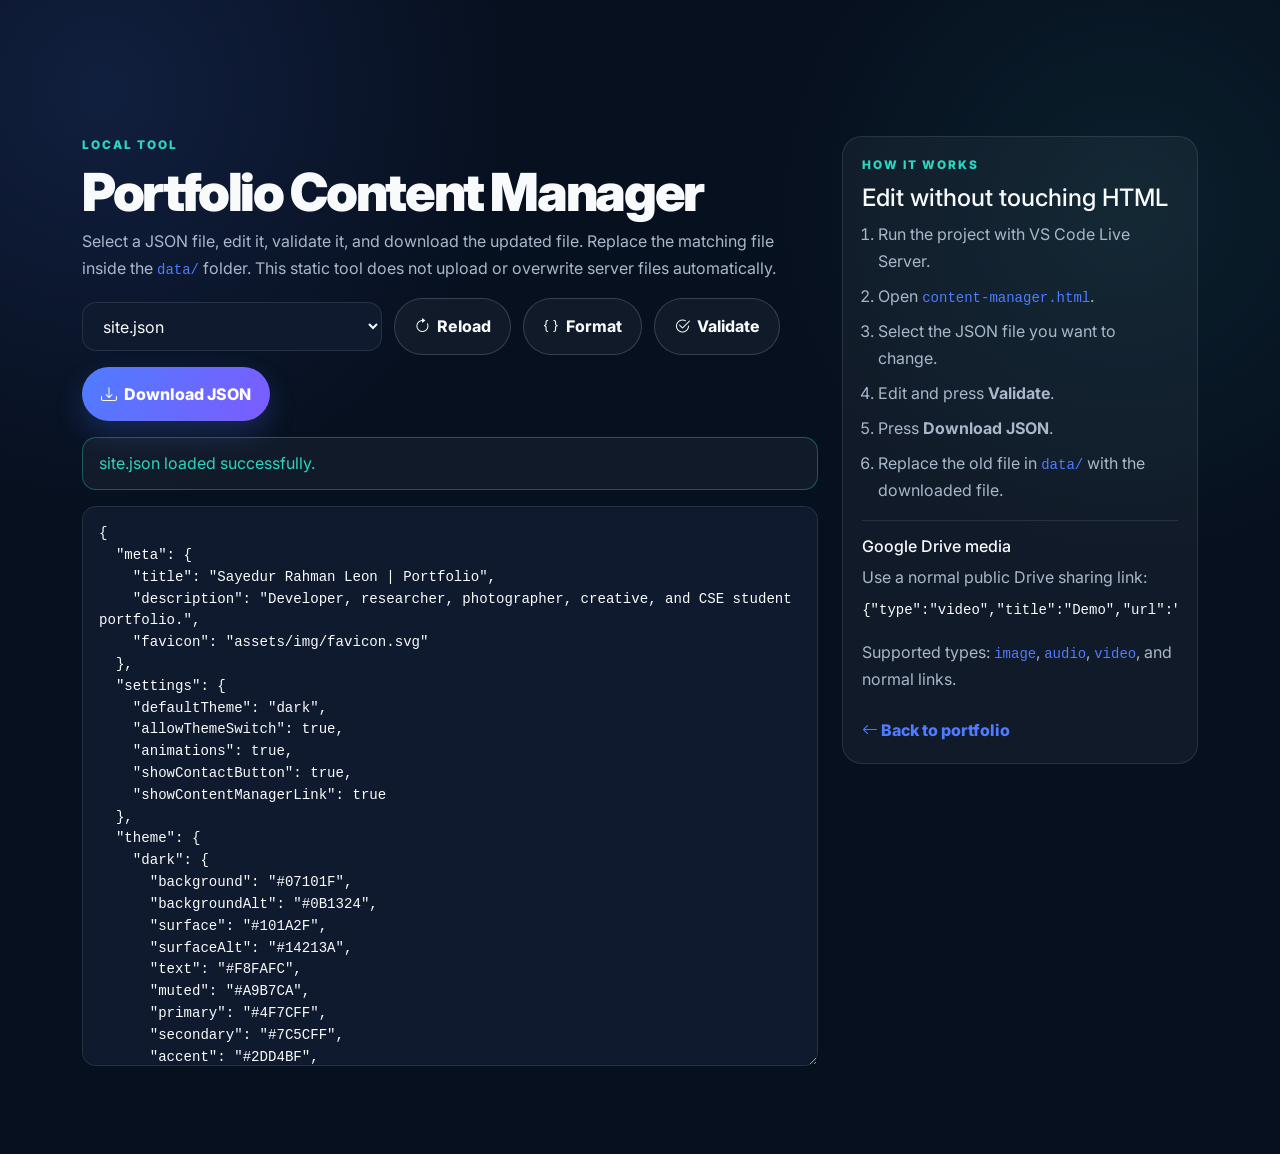
<file: content-manager.html>
<!doctype html>
<html lang="en">
<head>
  <meta charset="utf-8">
  <meta name="viewport" content="width=device-width, initial-scale=1">
  <meta name="description" content="Local JSON content manager for the portfolio.">
  <meta name="theme-color" content="#0b1324">
  <title>Portfolio Content Manager</title>
  <link rel="icon" href="assets/img/favicon.svg" type="image/svg+xml">
  <link rel="preconnect" href="https://fonts.googleapis.com">
  <link rel="preconnect" href="https://fonts.gstatic.com" crossorigin>
  <link href="https://fonts.googleapis.com/css2?family=Inter:wght@400;500;600;700;800;900&display=swap" rel="stylesheet">
  <link href="https://cdn.jsdelivr.net/npm/bootstrap@5.3.3/dist/css/bootstrap.min.css" rel="stylesheet">
  <link rel="stylesheet" href="https://cdn.jsdelivr.net/npm/bootstrap-icons@1.11.3/font/bootstrap-icons.min.css">
  <link rel="stylesheet" href="assets/css/style.css">
</head>
<body>
  <main class="manager-shell">
    <div class="container">
      <div class="row g-4">
        <div class="col-xl-8">
          <div class="eyebrow">Local tool</div>
          <h1 class="section-title mt-2">Portfolio Content Manager</h1>
          <p class="section-copy">Select a JSON file, edit it, validate it, and download the updated file. Replace the matching file inside the <code>data/</code> folder. This static tool does not upload or overwrite server files automatically.</p>

          <div class="manager-toolbar">
            <select id="fileSelect" class="manager-select" aria-label="Select JSON file"></select>
            <button id="reloadBtn" class="btn-ghost" type="button"><i class="bi bi-arrow-clockwise"></i> Reload</button>
            <button id="formatBtn" class="btn-ghost" type="button"><i class="bi bi-braces"></i> Format</button>
            <button id="validateBtn" class="btn-ghost" type="button"><i class="bi bi-check2-circle"></i> Validate</button>
            <button id="downloadBtn" class="btn-brand" type="button"><i class="bi bi-download"></i> Download JSON</button>
          </div>

          <div id="status" class="manager-status mb-3">Loading…</div>
          <textarea id="editor" class="manager-editor" spellcheck="false" aria-label="JSON editor"></textarea>
        </div>

        <div class="col-xl-4">
          <div class="manager-help sticky-xl-top" style="top:7rem">
            <div class="eyebrow">How it works</div>
            <h2 class="h4 mt-2">Edit without touching HTML</h2>
            <ol class="card-copy ps-3">
              <li class="mb-2">Run the project with VS Code Live Server.</li>
              <li class="mb-2">Open <code>content-manager.html</code>.</li>
              <li class="mb-2">Select the JSON file you want to change.</li>
              <li class="mb-2">Edit and press <strong>Validate</strong>.</li>
              <li class="mb-2">Press <strong>Download JSON</strong>.</li>
              <li>Replace the old file in <code>data/</code> with the downloaded file.</li>
            </ol>
            <hr class="border-secondary opacity-25">
            <h3 class="h6">Google Drive media</h3>
            <p class="card-copy mb-2">Use a normal public Drive sharing link:</p>
            <pre class="small text-wrap">{"type":"video","title":"Demo","url":"https://drive.google.com/file/d/FILE_ID/view"}</pre>
            <p class="card-copy mb-0">Supported types: <code>image</code>, <code>audio</code>, <code>video</code>, and normal links.</p>
            <div class="mt-4"><a class="link-arrow" href="index.html"><i class="bi bi-arrow-left"></i> Back to portfolio</a></div>
          </div>
        </div>
      </div>
    </div>
  </main>
  <script src="assets/js/content-manager.js"></script>
</body>
</html>
</file>
<file: assets/css/style.css>
:root {
  --ink-950: #07101f;
  --ink-900: #0b1324;
  --ink-850: #101a2f;
  --ink-800: #14213a;
  --slate-700: #334155;
  --slate-500: #64748b;
  --slate-400: #94a3b8;
  --slate-300: #cbd5e1;
  --slate-100: #f1f5f9;
  --white: #ffffff;
  --primary: #4f7cff;
  --primary-2: #7c5cff;
  --accent: #2dd4bf;
  --gold: #f5b84b;
  --surface: rgba(16, 26, 47, .84);
  --surface-strong: #101a2f;
  --surface-soft: rgba(255,255,255,.045);
  --border: rgba(203,213,225,.12);
  --border-strong: rgba(203,213,225,.2);
  --text: #f8fafc;
  --muted: #a9b7ca;
  --shadow-lg: 0 28px 70px rgba(0,0,0,.28);
  --shadow-md: 0 16px 40px rgba(0,0,0,.22);
  --radius-xl: 28px;
  --radius-lg: 20px;
  --radius-md: 14px;
  --primary-rgb: 79,124,255;
  --secondary-rgb: 124,92,255;
  --accent-rgb: 45,212,191;
  --gold-rgb: 245,184,75;
  --surface-rgb: 16,26,47;
  --background-rgb: 7,16,31;
  --border-rgb: 203,213,225;
}

[data-theme="light"] {
  --ink-950: #eef3f9;
  --ink-900: #f7f9fc;
  --ink-850: #ffffff;
  --ink-800: #eef2f7;
  --surface: rgba(255,255,255,.9);
  --surface-strong: #ffffff;
  --surface-soft: rgba(15,23,42,.035);
  --border: rgba(15,23,42,.09);
  --border-strong: rgba(15,23,42,.16);
  --text: #132033;
  --muted: #59677b;
  --shadow-lg: 0 24px 60px rgba(36,53,78,.10);
  --shadow-md: 0 14px 32px rgba(36,53,78,.08);
}

* { box-sizing: border-box; }
html { scroll-behavior: smooth; }
body {
  margin: 0;
  font-family: Inter, ui-sans-serif, system-ui, -apple-system, BlinkMacSystemFont, "Segoe UI", sans-serif;
  background:
    radial-gradient(circle at 8% 8%, rgba(var(--primary-rgb),.14), transparent 26%),
    radial-gradient(circle at 88% 18%, rgba(var(--accent-rgb),.08), transparent 24%),
    var(--ink-950);
  color: var(--text);
  line-height: 1.68;
  overflow-x: hidden;
  transition: background .25s ease, color .25s ease;
}

a { color: inherit; text-decoration: none; }
a:hover { color: var(--accent); }
img { display: block; max-width: 100%; }
button, a { transition: .22s ease; }
::selection { background: rgba(var(--primary-rgb),.35); color: var(--white); }

.site-navbar {
  background: rgba(var(--background-rgb),.78);
  border-bottom: 1px solid var(--border);
  backdrop-filter: blur(18px);
  -webkit-backdrop-filter: blur(18px);
}
[data-theme="light"] .site-navbar { background: rgba(var(--surface-rgb),.88); }
.navbar-brand {
  font-weight: 900;
  letter-spacing: -.035em;
  color: var(--text) !important;
}
.brand-dot { color: var(--accent); }
.nav-link {
  color: var(--muted) !important;
  font-weight: 650;
  font-size: .92rem;
  padding: .72rem .8rem !important;
  position: relative;
}
.nav-link:hover, .nav-link.active { color: var(--text) !important; }
.nav-link.active::after {
  content: "";
  position: absolute;
  left: .8rem;
  right: .8rem;
  bottom: .38rem;
  height: 2px;
  border-radius: 999px;
  background: linear-gradient(90deg, var(--primary), var(--accent));
}
.navbar-toggler { border: 1px solid var(--border); }
.navbar-toggler:focus { box-shadow: 0 0 0 .2rem rgba(var(--primary-rgb),.15); }
.theme-toggle {
  width: 42px;
  height: 42px;
  display: inline-grid;
  place-items: center;
  border: 1px solid var(--border);
  border-radius: 50%;
  background: var(--surface-soft);
  color: var(--text);
}
.theme-toggle:hover { border-color: rgba(var(--primary-rgb),.42); transform: translateY(-1px); }

.btn-brand {
  display: inline-flex;
  align-items: center;
  justify-content: center;
  gap: .45rem;
  border: 0;
  border-radius: 999px;
  padding: .86rem 1.18rem;
  font-weight: 800;
  background: linear-gradient(120deg, var(--primary), var(--primary-2));
  color: var(--white) !important;
  box-shadow: 0 12px 28px rgba(var(--primary-rgb),.22);
}
.btn-brand:hover { transform: translateY(-2px); box-shadow: 0 16px 34px rgba(var(--primary-rgb),.28); }
.btn-ghost {
  display: inline-flex;
  align-items: center;
  justify-content: center;
  gap: .45rem;
  border: 1px solid var(--border-strong);
  border-radius: 999px;
  padding: .86rem 1.18rem;
  font-weight: 750;
  background: var(--surface-soft);
  color: var(--text) !important;
}
.btn-ghost:hover { border-color: rgba(var(--accent-rgb),.48); transform: translateY(-2px); }

.hero {
  min-height: 92vh;
  padding: 9rem 0 5rem;
  display: flex;
  align-items: center;
  position: relative;
}
.hero::after {
  content: "";
  position: absolute;
  width: 360px;
  height: 360px;
  right: -130px;
  top: 90px;
  border-radius: 50%;
  background: linear-gradient(135deg, rgba(var(--primary-rgb),.18), rgba(var(--accent-rgb),.04));
  pointer-events: none;
}
.eyebrow {
  text-transform: uppercase;
  letter-spacing: .17em;
  font-size: .74rem;
  font-weight: 850;
  color: var(--accent);
}
.hero-title {
  max-width: 900px;
  margin: .8rem 0 1.25rem;
  font-size: clamp(3rem, 7.4vw, 6.5rem);
  line-height: .98;
  letter-spacing: -.058em;
  font-weight: 900;
}
.gradient-text {
  background: linear-gradient(93deg, var(--text) 3%, var(--primary) 45%, var(--accent) 95%);
  -webkit-background-clip: text;
  background-clip: text;
  color: transparent;
}
[data-theme="light"] .gradient-text {
  background: linear-gradient(93deg, var(--text) 5%, var(--primary) 48%, var(--accent) 95%);
  -webkit-background-clip: text;
  background-clip: text;
  color: transparent;
}
.hero-copy, .section-copy, .page-copy { color: var(--muted); }
.hero-copy { max-width: 750px; font-size: 1.08rem; }
.hero-actions { display: flex; flex-wrap: wrap; gap: .8rem; margin-top: 1.8rem; }

.profile-panel, .glass-card, .feature-card, .content-card, .contact-card, .metric-card, .publication-card, .timeline-card, .gallery-card {
  background: linear-gradient(155deg, var(--surface), rgba(var(--surface-rgb),.72));
  border: 1px solid var(--border);
  border-radius: var(--radius-lg);
  box-shadow: var(--shadow-md);
}
[data-theme="light"] .profile-panel,
[data-theme="light"] .glass-card,
[data-theme="light"] .feature-card,
[data-theme="light"] .content-card,
[data-theme="light"] .contact-card,
[data-theme="light"] .metric-card,
[data-theme="light"] .publication-card,
[data-theme="light"] .timeline-card,
[data-theme="light"] .gallery-card {
  background: rgba(255,255,255,.88);
}

.profile-panel { padding: 1.2rem; overflow: hidden; position: relative; }
.profile-panel-inner {
  min-height: 410px;
  padding: 2rem;
  border-radius: 22px;
  display: flex;
  align-items: flex-end;
  position: relative;
  overflow: hidden;
  background:
    linear-gradient(rgba(255,255,255,.018), rgba(255,255,255,.018)),
    repeating-linear-gradient(90deg, transparent 0 39px, rgba(148,163,184,.06) 40px),
    repeating-linear-gradient(0deg, transparent 0 39px, rgba(148,163,184,.06) 40px),
    var(--surface-soft);
}
.profile-avatar {
  position: absolute;
  width: 185px;
  height: 185px;
  object-fit: cover;
  top: 62px;
  left: 50%;
  transform: translateX(-50%);
  border-radius: 50%;
  border: 1px solid var(--border-strong);
  box-shadow: 0 0 0 14px rgba(var(--primary-rgb),.06), 0 0 0 28px rgba(var(--accent-rgb),.035);
}
.profile-meta { position: relative; z-index: 2; width: 100%; }
.profile-meta h2 { font-size: 1.4rem; font-weight: 850; margin: 0 0 .2rem; }
.profile-meta p { color: var(--muted); margin: 0; }
.profile-chip {
  display: inline-flex;
  gap: .4rem;
  align-items: center;
  margin-top: .8rem;
  padding: .45rem .7rem;
  border: 1px solid var(--border);
  border-radius: 999px;
  color: var(--slate-300);
  background: rgba(7,16,31,.48);
  font-size: .8rem;
  font-weight: 700;
}
[data-theme="light"] .profile-chip { color: var(--slate-700); background: rgba(255,255,255,.72); }

.stat-grid { margin-top: 2.4rem; }
.stat-item { border-left: 1px solid var(--border); padding-left: 1rem; }
.stat-value { display: block; font-size: 1.45rem; font-weight: 850; }
.stat-label { color: var(--muted); font-size: .82rem; }

.section { padding: 6rem 0; }
.section-tight { padding: 4rem 0; }
.section-title {
  font-size: clamp(2rem, 4.1vw, 3.7rem);
  line-height: 1.07;
  letter-spacing: -.045em;
  font-weight: 900;
}
.section-head { margin-bottom: 2rem; }

.feature-card, .content-card, .metric-card, .publication-card, .gallery-card { height: 100%; }
.feature-card, .content-card { padding: 1.55rem; }
.feature-card { transition: transform .25s ease, border-color .25s ease, box-shadow .25s ease; }
.feature-card:hover { transform: translateY(-7px); border-color: rgba(var(--accent-rgb),.34); box-shadow: var(--shadow-lg); }
.icon-box {
  width: 52px;
  height: 52px;
  border-radius: 15px;
  display: grid;
  place-items: center;
  background: rgba(var(--primary-rgb),.09);
  border: 1px solid rgba(var(--primary-rgb),.16);
  color: var(--primary);
  font-size: 1.25rem;
}
[data-theme="light"] .icon-box { color: var(--primary); }
.card-title { font-weight: 850; letter-spacing: -.02em; }
.card-copy { color: var(--muted); }
.link-arrow { color: var(--primary); font-weight: 800; }
[data-theme="light"] .link-arrow { color: var(--primary); }

.page-hero {
  padding: 9rem 0 4.5rem;
  border-bottom: 1px solid var(--border);
  background: linear-gradient(180deg, rgba(var(--primary-rgb),.07), transparent 84%);
}
.page-hero-icon {
  width: 64px;
  height: 64px;
  border-radius: 18px;
  display: grid;
  place-items: center;
  color: var(--accent);
  background: rgba(var(--accent-rgb),.07);
  border: 1px solid rgba(var(--accent-rgb),.16);
  font-size: 1.5rem;
}
.page-title {
  margin: .7rem 0 1rem;
  max-width: 970px;
  font-size: clamp(2.75rem, 6.2vw, 5.5rem);
  font-weight: 900;
  line-height: 1;
  letter-spacing: -.055em;
}
.page-copy { max-width: 820px; font-size: 1.03rem; }

.skill-badge, .tag {
  display: inline-flex;
  align-items: center;
  gap: .35rem;
  margin: .2rem .18rem .2rem 0;
  padding: .45rem .66rem;
  border-radius: 999px;
  background: var(--surface-soft);
  border: 1px solid var(--border);
  color: var(--slate-300);
  font-weight: 700;
  font-size: .78rem;
}
[data-theme="light"] .skill-badge, [data-theme="light"] .tag { color: var(--slate-700); }

.filter-bar { display: flex; flex-wrap: wrap; gap: .55rem; }
.filter-btn {
  border: 1px solid var(--border);
  background: var(--surface-soft);
  color: var(--muted);
  border-radius: 999px;
  padding: .55rem .85rem;
  font-size: .82rem;
  font-weight: 800;
}
.filter-btn:hover, .filter-btn.active {
  color: var(--white);
  border-color: transparent;
  background: linear-gradient(120deg, var(--primary), var(--primary-2));
}

.project-card { overflow: hidden; }
.project-image {
  aspect-ratio: 16 / 10;
  width: 100%;
  object-fit: cover;
  background: var(--surface-soft);
  border-bottom: 1px solid var(--border);
}
.project-body { padding: 1.35rem; }
.project-actions { display: flex; gap: .55rem; flex-wrap: wrap; margin-top: 1rem; }
.mini-link {
  display: inline-flex;
  align-items: center;
  gap: .35rem;
  color: var(--muted);
  font-weight: 750;
  font-size: .84rem;
}
.mini-link:hover { color: var(--accent); }

.gallery-card { overflow: hidden; position: relative; }
.gallery-image { width: 100%; aspect-ratio: 4 / 3; object-fit: cover; }
.gallery-overlay {
  position: absolute;
  inset: auto .8rem .8rem .8rem;
  padding: .9rem 1rem;
  border-radius: 14px;
  background: rgba(7,16,31,.76);
  border: 1px solid rgba(255,255,255,.1);
  backdrop-filter: blur(14px);
}
.gallery-overlay small { color: var(--accent); text-transform: uppercase; letter-spacing: .12em; font-weight: 800; }
.gallery-overlay h3 { margin: .15rem 0 .2rem; font-size: 1.05rem; font-weight: 850; color: #fff; }
.gallery-overlay p { margin: 0; color: #cbd5e1; font-size: .78rem; }

.publication-card { padding: 1.55rem; }
.publication-meta { display: flex; flex-wrap: wrap; gap: .7rem; color: var(--muted); font-size: .82rem; }
.publication-title { margin: .7rem 0 .55rem; font-size: 1.35rem; font-weight: 850; letter-spacing: -.025em; }

.workflow-step { padding: 1rem 0; border-bottom: 1px solid var(--border); }
.workflow-step:last-child { border-bottom: 0; }
.step-no { color: var(--accent); font-weight: 900; font-size: .82rem; letter-spacing: .1em; }

.metric-card { padding: 1.35rem; }
.metric-value { font-size: 1.55rem; font-weight: 900; }
.metric-label { font-weight: 800; }
.metric-note { color: var(--muted); font-size: .82rem; }

.timeline { position: relative; }
.timeline::before { content: ""; position: absolute; left: 13px; top: 0; bottom: 0; width: 1px; background: var(--border); }
.timeline-item { position: relative; padding-left: 3rem; margin-bottom: 1.25rem; }
.timeline-dot { position: absolute; left: 6px; top: 1.25rem; width: 15px; height: 15px; border-radius: 50%; background: var(--accent); box-shadow: 0 0 0 6px rgba(var(--accent-rgb),.08); }
.timeline-card { padding: 1.45rem; }
.timeline-date { color: var(--accent); font-size: .76rem; font-weight: 850; text-transform: uppercase; letter-spacing: .11em; }
.timeline-org { color: var(--muted); font-weight: 650; }

.contact-card { padding: 1.5rem; }
.contact-item { display: flex; gap: 1rem; padding: 1rem 0; border-bottom: 1px solid var(--border); }
.contact-item:last-child { border-bottom: 0; }
.contact-icon { width: 42px; height: 42px; flex: 0 0 42px; display: grid; place-items: center; border-radius: 12px; background: rgba(var(--accent-rgb),.07); color: var(--accent); border: 1px solid rgba(var(--accent-rgb),.13); }
.social-list { display: flex; gap: .55rem; flex-wrap: wrap; }
.social-link { width: 42px; height: 42px; display: grid; place-items: center; border-radius: 12px; border: 1px solid var(--border); color: var(--muted); background: var(--surface-soft); }
.social-link:hover { color: var(--white); background: linear-gradient(120deg, var(--primary), var(--primary-2)); border-color: transparent; transform: translateY(-2px); }

.source-note {
  padding: 1rem 1.1rem;
  border: 1px solid rgba(var(--gold-rgb),.18);
  background: rgba(var(--gold-rgb),.055);
  color: var(--muted);
  border-radius: var(--radius-md);
  font-size: .86rem;
}
.loading-state, .error-state {
  padding: 1.2rem;
  border: 1px dashed var(--border-strong);
  border-radius: var(--radius-md);
  color: var(--muted);
}
.error-state { border-color: rgba(248,113,113,.25); }

.footer {
  padding: 2.2rem 0;
  border-top: 1px solid var(--border);
  color: var(--muted);
  font-size: .86rem;
}

.reveal { opacity: 0; transform: translateY(18px); transition: opacity .6s ease, transform .6s ease; }
.reveal.show { opacity: 1; transform: none; }

@media (max-width: 991.98px) {
  .site-navbar .navbar-collapse { padding: .8rem 0 1rem; }
  .nav-link.active::after { display: none; }
  .hero { min-height: auto; padding-top: 8rem; }
  .profile-panel-inner { min-height: 360px; }
}

@media (max-width: 575.98px) {
  .hero { padding: 7.6rem 0 4rem; }
  .section { padding: 4.5rem 0; }
  .page-hero { padding: 7.8rem 0 3.6rem; }
  .hero-title { font-size: clamp(2.65rem, 14vw, 4rem); }
  .page-title { font-size: clamp(2.35rem, 13vw, 4rem); }
  .profile-panel-inner { min-height: 335px; padding: 1.2rem; }
  .profile-avatar { width: 155px; height: 155px; top: 50px; }
  .stat-item { margin-bottom: .8rem; }
}
.navbar-toggler i { color: var(--text) !important; }
code { color: var(--primary); }
[data-theme="light"] code { color: var(--primary); }

/* =========================
   Universal media system
   ========================= */
.media-section {
  border-top: 1px solid var(--border);
  background:
    radial-gradient(circle at 15% 20%, rgba(var(--primary-rgb),.08), transparent 28%),
    radial-gradient(circle at 88% 72%, rgba(var(--accent-rgb),.06), transparent 26%);
}
.media-grid {
  display: grid;
  grid-template-columns: repeat(12, minmax(0, 1fr));
  gap: 1.25rem;
}
.media-grid > * { grid-column: span 4; min-width: 0; }
.media-card {
  height: 100%;
  overflow: hidden;
  border: 1px solid var(--border);
  border-radius: var(--radius-lg);
  background: var(--surface);
  box-shadow: var(--shadow-md);
  transition: transform .25s ease, border-color .25s ease, box-shadow .25s ease;
}
.media-card:hover {
  transform: translateY(-5px);
  border-color: rgba(var(--primary-rgb),.34);
  box-shadow: var(--shadow-lg);
}
.media-card-compact {
  border-radius: var(--radius-md);
  box-shadow: none;
  background: var(--surface-soft);
}
.media-card-compact:hover { transform: none; box-shadow: none; }
.media-info { padding: 1rem 1.05rem 1.1rem; }
.media-card-compact .media-info { padding: .8rem .9rem .9rem; }
.media-info h3 {
  margin: .25rem 0 .35rem;
  font-size: 1.05rem;
  font-weight: 850;
  letter-spacing: -.02em;
}
.media-card-compact .media-info h3 { font-size: .92rem; }
.media-info p { margin: 0 0 .65rem; color: var(--muted); font-size: .86rem; }
.media-type {
  display: inline-flex;
  align-items: center;
  gap: .38rem;
  color: var(--accent);
  text-transform: uppercase;
  letter-spacing: .1em;
  font-size: .68rem;
  font-weight: 900;
}
.media-image-button {
  width: 100%;
  padding: 0;
  border: 0;
  background: transparent;
  position: relative;
  display: block;
  cursor: zoom-in;
}
.media-photo {
  width: 100%;
  aspect-ratio: 16 / 10;
  object-fit: cover;
  display: block;
  background: var(--surface-soft);
}
.media-card-compact .media-photo { aspect-ratio: 16 / 9; }
.media-zoom {
  position: absolute;
  right: .8rem;
  top: .8rem;
  width: 38px;
  height: 38px;
  border-radius: 12px;
  display: grid;
  place-items: center;
  color: #fff;
  background: rgba(7,16,31,.72);
  border: 1px solid rgba(255,255,255,.15);
  backdrop-filter: blur(12px);
}
.media-player-shell,
.media-video-wrap {
  background: linear-gradient(145deg, rgba(var(--primary-rgb),.08), rgba(var(--accent-rgb),.04)), var(--surface-soft);
  border-bottom: 1px solid var(--border);
}
.audio-shell { position: relative; padding-top: 68px; }
.media-art {
  position: absolute;
  top: 18px;
  left: 18px;
  width: 42px;
  height: 42px;
  display: grid;
  place-items: center;
  border-radius: 13px;
  color: #fff;
  background: linear-gradient(135deg, var(--primary), var(--accent));
  box-shadow: 0 10px 30px rgba(var(--primary-rgb),.22);
}
.media-embed {
  width: 100%;
  border: 0;
  display: block;
  background: #0b1220;
}
.media-audio-embed { height: 92px; }
.media-video-embed { aspect-ratio: 16 / 9; height: auto; }
.media-audio { width: calc(100% - 2rem); margin: 0 1rem 1rem; display: block; }
.media-video { width: 100%; aspect-ratio: 16 / 9; object-fit: contain; display: block; background: #000; }
.inline-media {
  display: grid;
  gap: .8rem;
  grid-template-columns: 1fr;
}
.inline-media .media-card + .media-card { margin-top: .15rem; }
.inline-media .media-audio-embed { height: 86px; }
.media-modal-content {
  background: rgba(7,16,31,.96);
  border: 1px solid rgba(255,255,255,.12);
  color: #fff;
  box-shadow: 0 30px 90px rgba(0,0,0,.45);
  backdrop-filter: blur(18px);
}
.media-lightbox-image {
  width: 100%;
  max-height: 78vh;
  object-fit: contain;
  display: block;
  border-radius: 14px;
  background: #050912;
}

@media (max-width: 991.98px) {
  .media-grid > * { grid-column: span 6; }
}
@media (max-width: 575.98px) {
  .media-grid { gap: 1rem; }
  .media-grid > * { grid-column: 1 / -1; }
  .media-card { border-radius: 18px; }
}


/* Content Manager */
.manager-shell { padding: 8.5rem 0 5rem; min-height: 100vh; }
.manager-toolbar { display:flex; flex-wrap:wrap; gap:.75rem; align-items:center; margin-bottom:1rem; }
.manager-select, .manager-editor { width:100%; background:var(--surface-strong); color:var(--text); border:1px solid var(--border); border-radius:var(--radius-md); }
.manager-select { max-width:300px; padding:.8rem 1rem; }
.manager-editor { min-height:560px; padding:1rem; font: 500 .88rem/1.55 ui-monospace, SFMono-Regular, Menlo, Consolas, monospace; resize:vertical; }
.manager-status { padding:.75rem 1rem; border-radius:var(--radius-md); border:1px solid var(--border); color:var(--muted); background:var(--surface-soft); }
.manager-status.ok { border-color:rgba(var(--accent-rgb),.35); color:var(--accent); }
.manager-status.error { border-color:rgba(248,113,113,.35); color:#f87171; }
.manager-help { background:var(--surface-soft); border:1px solid var(--border); border-radius:var(--radius-lg); padding:1.2rem; }

/* =========================
   Education page refinements
   ========================= */
.education-timeline .timeline-item:last-child { margin-bottom: 0; }
.education-timeline .timeline-item:last-child::after {
  content: "";
  position: absolute;
  left: 13px;
  top: 2rem;
  bottom: -1px;
  width: 2px;
  background: var(--ink-950);
}
[data-theme="light"] .education-timeline .timeline-item:last-child::after { background: var(--ink-950); }
.education-qualification-body { min-width: 0; }
.education-qualification-body .card-copy,
.education-qualification-body .mini-link { overflow-wrap: anywhere; }
.education-qualification-card .inline-media { width: 100%; }

@media (min-width: 992px) {
  .education-sidebar { position: sticky; top: 7.25rem; align-self: flex-start; }
}

@media (max-width: 575.98px) {
  .education-timeline::before { left: 10px; }
  .education-timeline .timeline-item { padding-left: 2.35rem; }
  .education-timeline .timeline-dot { left: 3px; }
  .education-timeline .timeline-item:last-child::after { left: 10px; }
  .education-qualification-card { padding: 1.2rem; }
  .education-qualification-card .icon-box { width: 44px; height: 44px; border-radius: 13px; }
}
</file>
